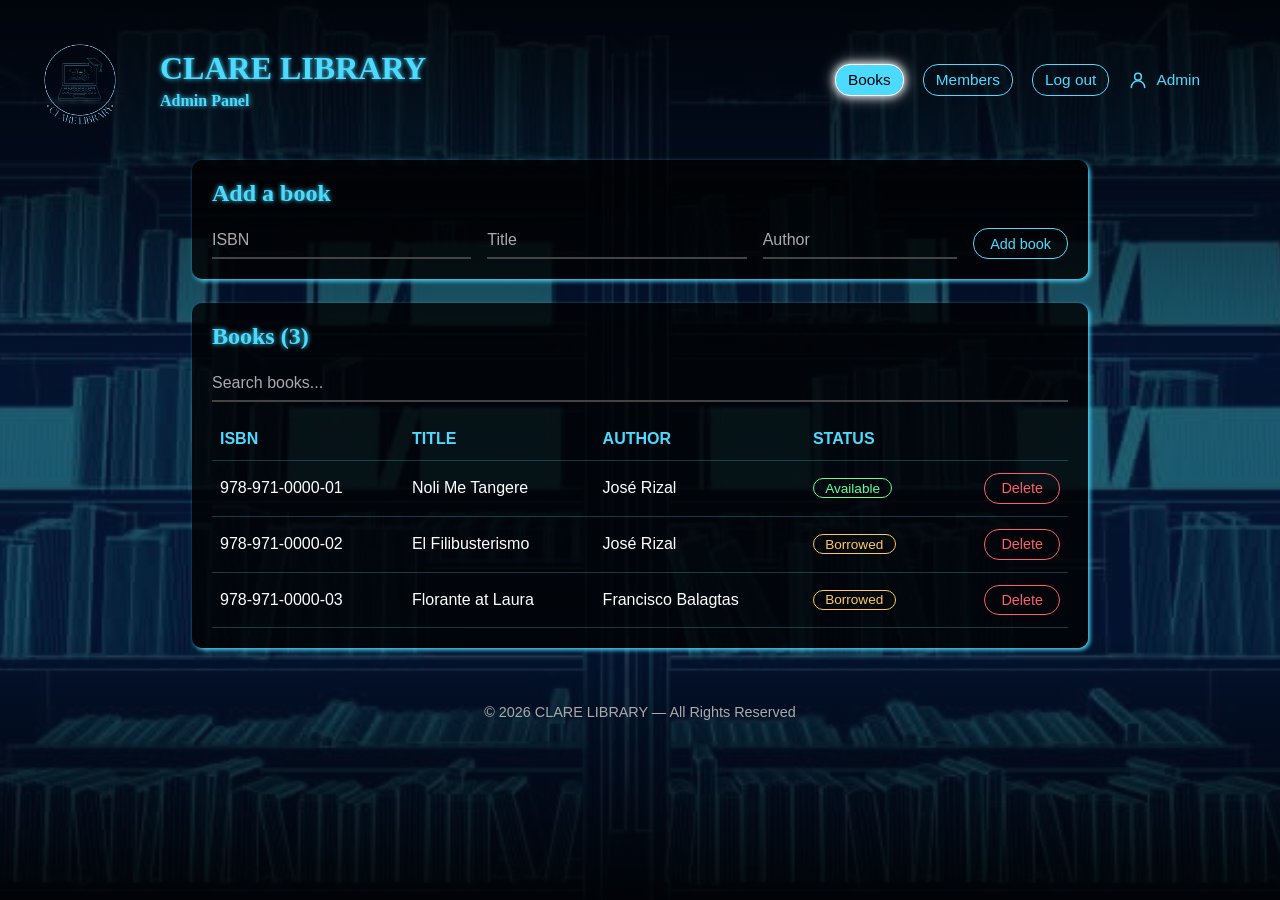
<file: LMS FRONT END/admin.html>
<!DOCTYPE html>
<html lang="en">
<head>
    <meta charset="UTF-8">
    <meta name="viewport" content="width=device-width, initial-scale=1.0">
    <title>CLARE LIBRARY - Admin</title>
    <link rel="stylesheet" href="stylebooks.css">
    <link rel="stylesheet" href="styleadmin.css">
</head>
<body>
    <header>
        <div class="logo">
            <img src="img/clarelibrarylogo-removebg-preview.png" alt="Clare Library Logo">
        </div>
        <div class="header-text">
            <h1>CLARE LIBRARY</h1>
            <h4>Admin Panel</h4>
        </div>
        <div>
            <button class="nav-toggle" aria-label="Open menu" aria-expanded="false" aria-controls="sidebar-nav">☰</button>
            <nav id="sidebar-nav" aria-label="Main Navigation">
                <button class="nav-close" aria-label="Close menu">✕</button>
                <ul>
                    <li><a href="#books">Books</a></li>
                    <li><a href="viewmem.html">Members</a></li>
                    <li><a href="login.html">Log out</a></li>
                    <li class="profile-item">
                        <svg class="profile-icon" viewBox="0 0 24 24" aria-hidden="true">
                            <circle cx="12" cy="8" r="4"></circle>
                            <path d="M4 21a8 8 0 0 1 16 0"></path>
                        </svg>
                        <span id="user-name">Admin</span>
                    </li>
                </ul>
            </nav>
        </div>
    </header>
    <div class="nav-overlay"></div>

    <main class="admin-layout">

        <p class="notice" id="notice" role="status" hidden></p>

        <!-- ADD BOOK -->
        <section class="panel" id="add-book">
            <h2>Add a book</h2>
            <form class="add-form" id="add-book-form">
                <input type="text" name="isbn"   placeholder="ISBN"   aria-label="ISBN"   required>
                <input type="text" name="title"  placeholder="Title"  aria-label="Title"  required>
                <input type="text" name="author" placeholder="Author" aria-label="Author" required>
                <button type="submit">Add book</button>
            </form>
        </section>

        <!-- BOOK LIST -->
        <section class="panel" id="books">
            <h2>Books (<span id="book-count">3</span>)</h2>
            <div class="searchbar">
                <input type="search" data-filter="book-rows" placeholder="Search books..." aria-label="Search books">
            </div>
            <div class="table-wrap">
                <table>
                    <thead>
                        <tr><th>ISBN</th><th>TITLE</th><th>AUTHOR</th><th>STATUS</th><th></th></tr>
                    </thead>
                    <tbody id="book-rows">
                        <tr>
                            <td>978-971-0000-01</td>
                            <td>Noli Me Tangere</td>
                            <td>José Rizal</td>
                            <td><span class="status available">Available</span></td>
                            <td><button type="button" class="danger" data-delete="book">Delete</button></td>
                        </tr>
                        <tr>
                            <td>978-971-0000-02</td>
                            <td>El Filibusterismo</td>
                            <td>José Rizal</td>
                            <td><span class="status borrowed">Borrowed</span></td>
                            <td><button type="button" class="danger" data-delete="book">Delete</button></td>
                        </tr>
                        <tr>
                            <td>978-971-0000-03</td>
                            <td>Florante at Laura</td>
                            <td>Francisco Balagtas</td>
                            <td><span class="status borrowed">Borrowed</span></td>
                            <td><button type="button" class="danger" data-delete="book">Delete</button></td>
                        </tr>
                    </tbody>
                </table>
            </div>
        </section>
    </main>

    <footer>&copy; 2026 CLARE LIBRARY — All Rights Reserved</footer>

    <!-- Sidebar menu (same as books.html) -->
    <script>
        const toggle   = document.querySelector('.nav-toggle');
        const closeBtn = document.querySelector('.nav-close');
        const nav      = document.querySelector('header nav');
        const overlay  = document.querySelector('.nav-overlay');
        const navLinks = nav.querySelectorAll('a');

        function updateActiveLink() {
            const currentHash = window.location.hash || '#books';
            navLinks.forEach(link => {
                const isActive = link.hash === currentHash;
                link.classList.toggle('active', isActive);
                if (isActive) link.setAttribute('aria-current', 'page');
                else link.removeAttribute('aria-current');
            });
        }
        updateActiveLink();
        window.addEventListener('hashchange', updateActiveLink);

        function openMenu() {
            nav.classList.add('open');
            overlay.classList.add('show');
            toggle.setAttribute('aria-expanded', 'true');
            document.body.style.overflow = 'hidden';
        }
        function closeMenu() {
            nav.classList.remove('open');
            overlay.classList.remove('show');
            toggle.setAttribute('aria-expanded', 'false');
            document.body.style.overflow = '';
        }

        toggle.addEventListener('click', openMenu);
        closeBtn.addEventListener('click', closeMenu);
        overlay.addEventListener('click', closeMenu);
        navLinks.forEach(link => link.addEventListener('click', closeMenu));
        document.addEventListener('keydown', e => { if (e.key === 'Escape') closeMenu(); });
        window.addEventListener('resize', () => { if (window.innerWidth > 480) closeMenu(); });
    </script>

    <!-- PREVIEW ONLY: makes the buttons and search work on screen without a back end.
         Nothing is saved; refresh and it resets.
         Delete this whole script once you have your PHP/database. -->
    <script>
        const notice = document.getElementById("notice");

        function say(text) {
            notice.textContent = text;
            notice.hidden = false;
        }

        function updateCounts() {
            document.getElementById("book-count").textContent =
                document.querySelectorAll("#book-rows tr").length;
            document.getElementById("member-count").textContent =
                document.querySelectorAll("#member-rows tr").length;
        }

        // Delete a book or member
        document.addEventListener("click", function (e) {
            const btn = e.target.closest("[data-delete]");
            if (!btn) return;
            const kind = btn.dataset.delete;
            if (!confirm("Delete this " + kind + "?")) return;
            btn.closest("tr").remove();
            updateCounts();
            say(kind === "book" ? "Book deleted." : "Member deleted.");
        });

        // Add a book
        document.getElementById("add-book-form").addEventListener("submit", function (e) {
            e.preventDefault();
            const f = new FormData(e.target);
            const tr = document.createElement("tr");

            ["isbn", "title", "author"].forEach(function (key) {
                const td = document.createElement("td");
                td.textContent = f.get(key);
                tr.appendChild(td);
            });

            const statusTd = document.createElement("td");
            statusTd.innerHTML = '<span class="status available">Available</span>';
            tr.appendChild(statusTd);

            const actionTd = document.createElement("td");
            actionTd.innerHTML = '<button type="button" class="danger" data-delete="book">Delete</button>';
            tr.appendChild(actionTd);

            document.getElementById("book-rows").appendChild(tr);
            e.target.reset();
            updateCounts();
            say("Book added.");
        });

        // Search boxes filter the rows of their table
        document.querySelectorAll("[data-filter]").forEach(function (input) {
            input.addEventListener("input", function () {
                const q = input.value.toLowerCase();
                document.querySelectorAll("#" + input.dataset.filter + " tr").forEach(function (row) {
                    row.hidden = !row.textContent.toLowerCase().includes(q);
                });
            });
        });
    </script>
</body>
</html>
</file>
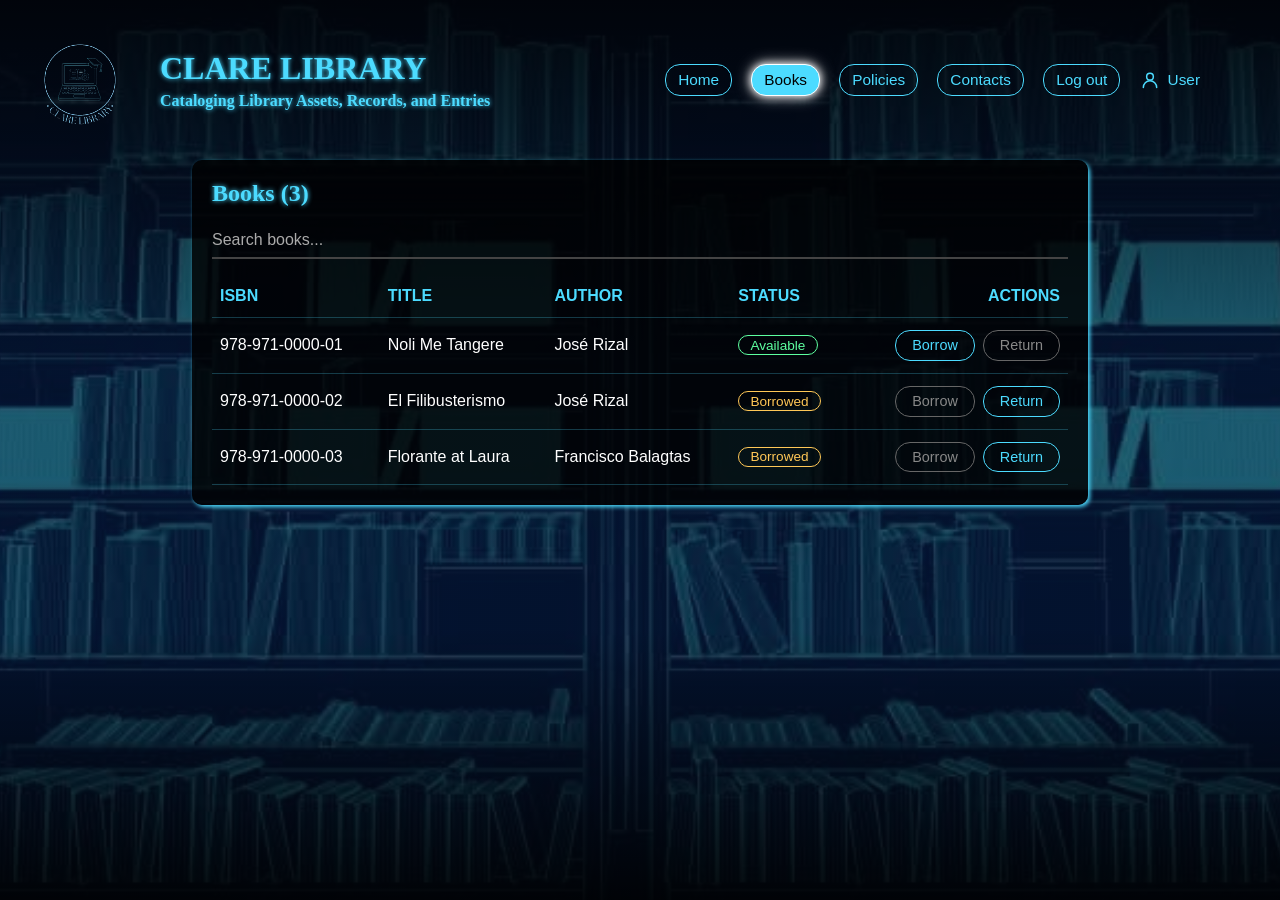
<file: LMS FRONT END/books.html>
<!DOCTYPE html>
<html lang="en">
<head>
    <meta charset="UTF-8">
    <meta name="viewport" content="width=device-width, initial-scale=1.0">
    <title>CLARE LIBRARY</title>
    <link rel="stylesheet" href="stylebooks.css">
    <link rel="stylesheet" href="styleadmin.css">
</head>
<body>
    <header>
    <div class="logo">
        <img src="img/clarelibrarylogo-removebg-preview.png" alt="Clare Library Logo">
    </div>
    <div class="header-text">
        <h1>CLARE LIBRARY</h1>
        <h4>Cataloging Library Assets, Records, and Entries</h4>
    </div>
    <div>
        <button class="nav-toggle" aria-label="Open menu" aria-expanded="false" aria-controls="sidebar-nav">☰</button>
        <nav id="sidebar-nav" aria-label="Main Navigation">
            <button class="nav-close" aria-label="Close menu">✕</button>
            <ul>
                <li><a href="index.html">Home</a></li>
                <li><a href="#books">Books</a></li>
                <li><a href="policies.html">Policies</a></li>
                <li><a href="contacts.html">Contacts</a></li>
                <li><a href="login.html">Log out</a></li>
                                <li class="profile-item">
                    <svg class="profile-icon" viewBox="0 0 24 24" aria-hidden="true">
                        <circle cx="12" cy="8" r="4"></circle>
                        <path d="M4 21a8 8 0 0 1 16 0"></path>
                    </svg>
                    <span id="user-name">User</span>
                </li>
            </ul>
        </nav>
    </div>
</header>
<div class="nav-overlay"></div>

 <main class="admin-layout">
     <p class="notice" id="book-action-notice" role="status" hidden></p>
     <section class="panel" id="books">
            <h2>Books (<span id="book-count">3</span>)</h2>
            <div class="searchbar">
                <input type="search" data-filter="book-rows" placeholder="Search books..." aria-label="Search books">
            </div>
            <div class="table-wrap">
                <table>
                    <thead>
                        <tr><th>ISBN</th><th>TITLE</th><th>AUTHOR</th><th>STATUS</th><th>ACTIONS</th></tr>
                    </thead>
                    <tbody id="book-rows">
                        <tr>
                            <td>978-971-0000-01</td>
                            <td>Noli Me Tangere</td>
                            <td>José Rizal</td>
                            <td><span class="status available">Available</span></td>
                            <td>
                                <div class="book-actions">
                                    <button type="button" data-book-action="borrow">Borrow</button>
                                    <button type="button" data-book-action="return" disabled>Return</button>
                                </div>
                            </td>
                        </tr>
                        <tr>
                            <td>978-971-0000-02</td>
                            <td>El Filibusterismo</td>
                            <td>José Rizal</td>
                            <td><span class="status borrowed">Borrowed</span></td>
                            <td>
                                <div class="book-actions">
                                    <button type="button" data-book-action="borrow" disabled>Borrow</button>
                                    <button type="button" data-book-action="return">Return</button>
                                </div>
                            </td>
                        </tr>
                        <tr>
                            <td>978-971-0000-03</td>
                            <td>Florante at Laura</td>
                            <td>Francisco Balagtas</td>
                            <td><span class="status borrowed">Borrowed</span></td>
                            <td>
                                <div class="book-actions">
                                    <button type="button" data-book-action="borrow" disabled>Borrow</button>
                                    <button type="button" data-book-action="return">Return</button>
                                </div>
                            </td>
                        </tr>
                    </tbody>
                </table>
            </div>
        </section>
 </main>

 <script>
    const toggle  = document.querySelector('.nav-toggle');
    const closeBtn = document.querySelector('.nav-close');
    const nav     = document.querySelector('header nav');
    const overlay = document.querySelector('.nav-overlay');
    const navLinks = nav.querySelectorAll('a');

    function updateActiveLink() {
        const currentHash = window.location.hash || '#books';

        navLinks.forEach(link => {
            const isActive = link.hash === currentHash;
            link.classList.toggle('active', isActive);

            if (isActive) {
                link.setAttribute('aria-current', 'page');
            } else {
                link.removeAttribute('aria-current');
            }
        });
    }

    updateActiveLink();
    window.addEventListener('hashchange', updateActiveLink);

    function openMenu() {
        nav.classList.add('open');
        overlay.classList.add('show');
        toggle.setAttribute('aria-expanded', 'true');
        document.body.style.overflow = 'hidden';   // stop page scrolling behind the menu
    }

    function closeMenu() {
        nav.classList.remove('open');
        overlay.classList.remove('show');
        toggle.setAttribute('aria-expanded', 'false');
        document.body.style.overflow = '';
    }

    toggle.addEventListener('click', openMenu);
    closeBtn.addEventListener('click', closeMenu);
    overlay.addEventListener('click', closeMenu);

    // close when a link is tapped
    navLinks.forEach(link => link.addEventListener('click', closeMenu));

    // close with the Escape key
    document.addEventListener('keydown', e => {
        if (e.key === 'Escape') closeMenu();
    });

    // if the window is resized to desktop size, reset everything
    window.addEventListener('resize', () => {
        if (window.innerWidth > 480) closeMenu();
    });
</script>
<script>
    const bookRows = document.getElementById('book-rows');
    const bookActionNotice = document.getElementById('book-action-notice');

    bookRows.addEventListener('click', function (event) {
        const button = event.target.closest('[data-book-action]');
        if (!button || button.disabled) return;

        const row = button.closest('tr');
        const status = row.querySelector('.status');
        const isBorrowing = button.dataset.bookAction === 'borrow';

        status.textContent = isBorrowing ? 'Borrowed' : 'Available';
        status.classList.toggle('borrowed', isBorrowing);
        status.classList.toggle('available', !isBorrowing);
        row.querySelector('[data-book-action="borrow"]').disabled = isBorrowing;
        row.querySelector('[data-book-action="return"]').disabled = !isBorrowing;

        const title = row.cells[1].textContent;
        bookActionNotice.textContent = isBorrowing
            ? 'You borrowed "' + title + '".'
            : 'You returned "' + title + '". It is available to borrow again.';
        bookActionNotice.hidden = false;
    });
</script>
</file>
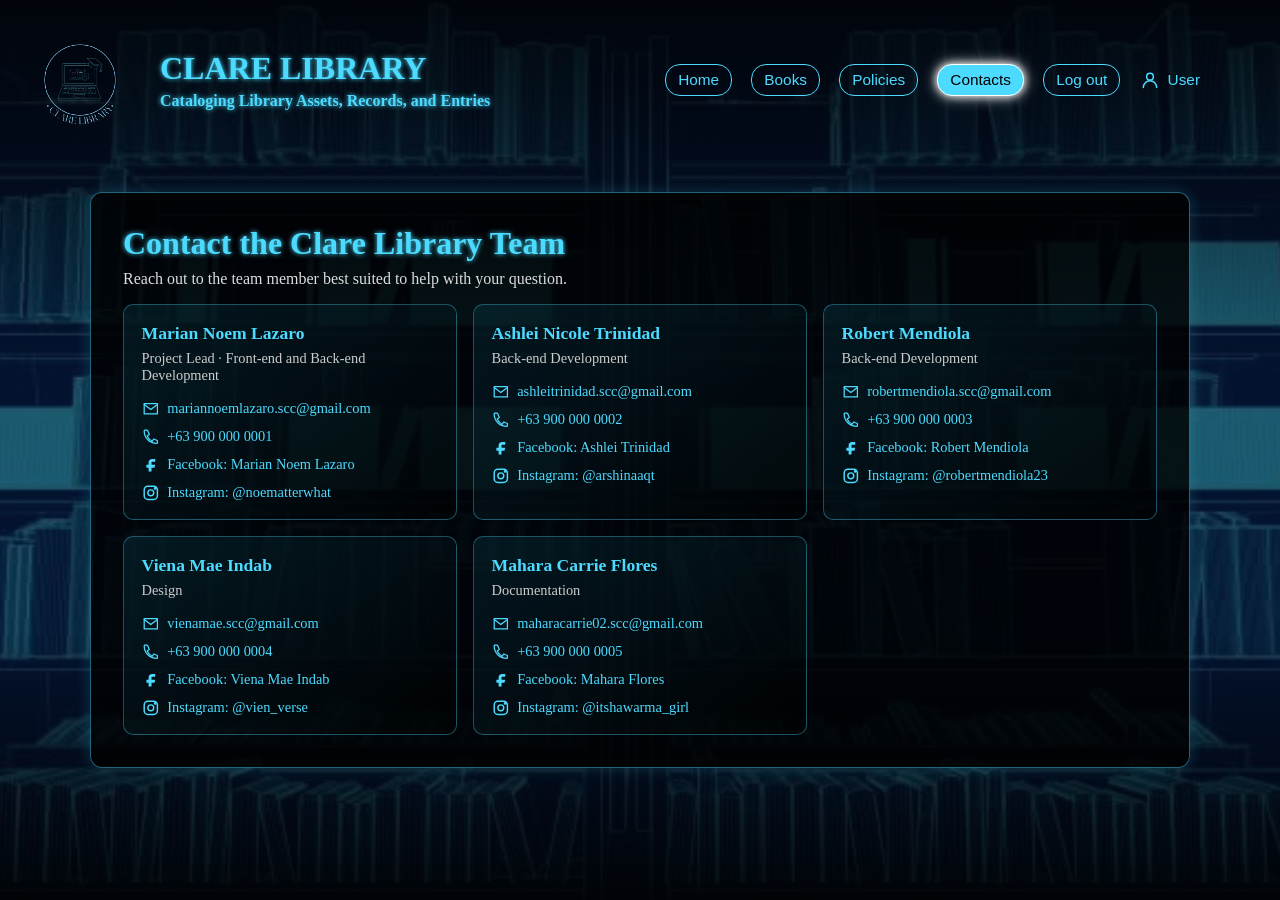
<file: LMS FRONT END/contacts.html>
<!DOCTYPE html>
<html lang="en">
<head>
    <meta charset="UTF-8">
    <meta name="viewport" content="width=device-width, initial-scale=1.0">
    <title>CLARE LIBRARY</title>
    <link rel="stylesheet" href="stylebooks.css">
    <link rel="stylesheet" href="stylecontacts.css">
</head>
<body>
    <header>
    <div class="logo">
        <img src="img/clarelibrarylogo-removebg-preview.png" alt="Clare Library Logo">
    </div>
    <div class="header-text">
        <h1>CLARE LIBRARY</h1>
        <h4>Cataloging Library Assets, Records, and Entries</h4>
    </div>
    <div>
        <button class="nav-toggle" aria-label="Open menu" aria-expanded="false" aria-controls="sidebar-nav">☰</button>
        <nav id="sidebar-nav" aria-label="Main Navigation">
            <button class="nav-close" aria-label="Close menu">✕</button>
            <ul>
                <li><a href="index.html">Home</a></li>
                <li><a href="books.html">Books</a></li>
                <li><a href="policies.html">Policies</a></li>
                <li><a href="#contacts">Contacts</a></li>
                <li><a href="login.html">Log out</a></li>
                                <li class="profile-item">
                    <svg class="profile-icon" viewBox="0 0 24 24" aria-hidden="true">
                        <circle cx="12" cy="8" r="4"></circle>
                        <path d="M4 21a8 8 0 0 1 16 0"></path>
                    </svg>
                    <span id="user-name">User</span>
                </li>
            </ul>
        </nav>
    </div>
</header>
<div class="nav-overlay"></div>

<div class="contacts" id="contacts">
    <section class="contacts-panel" aria-labelledby="contacts-title">
        <h2 id="contacts-title">Contact the Clare Library Team</h2>
        <p class="contacts-intro">Reach out to the team member best suited to help with your question.</p>

        <div class="contact-list">
            <article class="contact-card">
                <h3>Marian Noem Lazaro</h3>
                <p class="contact-role">Project Lead · Front-end and Back-end Development</p>
                <div class="contact-details">
                    <a href="mailto:mariannoemlazaro.scc@gmail.com"><svg class="contact-icon" viewBox="0 0 24 24" aria-hidden="true"><path d="M3 5h18v14H3z"></path><path d="m3 6 9 7 9-7"></path></svg>mariannoemlazaro.scc@gmail.com</a>
                    <a href="tel:+639000000001"><svg class="contact-icon" viewBox="0 0 24 24" aria-hidden="true"><path d="M7 3H4a1 1 0 0 0-1 1c0 9.4 7.6 17 17 17a1 1 0 0 0 1-1v-3l-5-2-2 3a15 15 0 0 1-7-7l3-2-2-5Z"></path></svg>+63 900 000 0001</a>
                    <span class="contact-social"><svg class="contact-icon facebook-icon" viewBox="0 0 24 24" aria-hidden="true"><path d="M14 8h4V4h-4a5 5 0 0 0-5 5v3H6v4h3v5h4v-5h4l1-4h-5V9a1 1 0 0 1 1-1Z"></path></svg>Facebook: Marian Noem Lazaro</span>
                    <span class="contact-social"><svg class="contact-icon instagram-icon" viewBox="0 0 24 24" aria-hidden="true"><rect x="3" y="3" width="18" height="18" rx="5"></rect><circle cx="12" cy="12" r="4"></circle><circle cx="18" cy="6" r="1"></circle></svg>Instagram: @noematterwhat</span>
                </div>
            </article>
            <article class="contact-card">
                <h3>Ashlei Nicole Trinidad</h3>
                <p class="contact-role">Back-end Development</p>
                <div class="contact-details">
                    <a href="mailto:ashleitrinidad.scc@gmail.com"><svg class="contact-icon" viewBox="0 0 24 24" aria-hidden="true"><path d="M3 5h18v14H3z"></path><path d="m3 6 9 7 9-7"></path></svg>ashleitrinidad.scc@gmail.com</a>
                    <a href="tel:+639000000002"><svg class="contact-icon" viewBox="0 0 24 24" aria-hidden="true"><path d="M7 3H4a1 1 0 0 0-1 1c0 9.4 7.6 17 17 17a1 1 0 0 0 1-1v-3l-5-2-2 3a15 15 0 0 1-7-7l3-2-2-5Z"></path></svg>+63 900 000 0002</a>
                    <span class="contact-social"><svg class="contact-icon facebook-icon" viewBox="0 0 24 24" aria-hidden="true"><path d="M14 8h4V4h-4a5 5 0 0 0-5 5v3H6v4h3v5h4v-5h4l1-4h-5V9a1 1 0 0 1 1-1Z"></path></svg>Facebook: Ashlei Trinidad</span>
                    <span class="contact-social"><svg class="contact-icon instagram-icon" viewBox="0 0 24 24" aria-hidden="true"><rect x="3" y="3" width="18" height="18" rx="5"></rect><circle cx="12" cy="12" r="4"></circle><circle cx="18" cy="6" r="1"></circle></svg>Instagram: @arshinaaqt</span>
                </div>
            </article>
            <article class="contact-card">
                <h3>Robert Mendiola</h3>
                <p class="contact-role">Back-end Development</p>
                <div class="contact-details">
                    <a href="mailto:robertmendiola.scc@gmail.com"><svg class="contact-icon" viewBox="0 0 24 24" aria-hidden="true"><path d="M3 5h18v14H3z"></path><path d="m3 6 9 7 9-7"></path></svg>robertmendiola.scc@gmail.com</a>
                    <a href="tel:+639000000003"><svg class="contact-icon" viewBox="0 0 24 24" aria-hidden="true"><path d="M7 3H4a1 1 0 0 0-1 1c0 9.4 7.6 17 17 17a1 1 0 0 0 1-1v-3l-5-2-2 3a15 15 0 0 1-7-7l3-2-2-5Z"></path></svg>+63 900 000 0003</a>
                    <span class="contact-social"><svg class="contact-icon facebook-icon" viewBox="0 0 24 24" aria-hidden="true"><path d="M14 8h4V4h-4a5 5 0 0 0-5 5v3H6v4h3v5h4v-5h4l1-4h-5V9a1 1 0 0 1 1-1Z"></path></svg>Facebook: Robert Mendiola</span>
                    <span class="contact-social"><svg class="contact-icon instagram-icon" viewBox="0 0 24 24" aria-hidden="true"><rect x="3" y="3" width="18" height="18" rx="5"></rect><circle cx="12" cy="12" r="4"></circle><circle cx="18" cy="6" r="1"></circle></svg>Instagram: @robertmendiola23</span>
                </div>
            </article>
            <article class="contact-card">
                <h3>Viena Mae Indab</h3>
                <p class="contact-role">Design</p>
                <div class="contact-details">
                    <a href="mailto:vienamae.scc@gmail.com"><svg class="contact-icon" viewBox="0 0 24 24" aria-hidden="true"><path d="M3 5h18v14H3z"></path><path d="m3 6 9 7 9-7"></path></svg>vienamae.scc@gmail.com</a>
                    <a href="tel:+639000000004"><svg class="contact-icon" viewBox="0 0 24 24" aria-hidden="true"><path d="M7 3H4a1 1 0 0 0-1 1c0 9.4 7.6 17 17 17a1 1 0 0 0 1-1v-3l-5-2-2 3a15 15 0 0 1-7-7l3-2-2-5Z"></path></svg>+63 900 000 0004</a>
                    <span class="contact-social"><svg class="contact-icon facebook-icon" viewBox="0 0 24 24" aria-hidden="true"><path d="M14 8h4V4h-4a5 5 0 0 0-5 5v3H6v4h3v5h4v-5h4l1-4h-5V9a1 1 0 0 1 1-1Z"></path></svg>Facebook: Viena Mae Indab</span>
                    <span class="contact-social"><svg class="contact-icon instagram-icon" viewBox="0 0 24 24" aria-hidden="true"><rect x="3" y="3" width="18" height="18" rx="5"></rect><circle cx="12" cy="12" r="4"></circle><circle cx="18" cy="6" r="1"></circle></svg>Instagram: @vien_verse</span>
                </div>
            </article>
            <article class="contact-card">
                <h3>Mahara Carrie Flores</h3>
                <p class="contact-role">Documentation</p>
                <div class="contact-details">
                    <a href="mailto:maharacarrie02.scc@gmail.com"><svg class="contact-icon" viewBox="0 0 24 24" aria-hidden="true"><path d="M3 5h18v14H3z"></path><path d="m3 6 9 7 9-7"></path></svg>maharacarrie02.scc@gmail.com</a>
                    <a href="tel:+639000000005"><svg class="contact-icon" viewBox="0 0 24 24" aria-hidden="true"><path d="M7 3H4a1 1 0 0 0-1 1c0 9.4 7.6 17 17 17a1 1 0 0 0 1-1v-3l-5-2-2 3a15 15 0 0 1-7-7l3-2-2-5Z"></path></svg>+63 900 000 0005</a>
                    <span class="contact-social"><svg class="contact-icon facebook-icon" viewBox="0 0 24 24" aria-hidden="true"><path d="M14 8h4V4h-4a5 5 0 0 0-5 5v3H6v4h3v5h4v-5h4l1-4h-5V9a1 1 0 0 1 1-1Z"></path></svg>Facebook: Mahara Flores</span>
                    <span class="contact-social"><svg class="contact-icon instagram-icon" viewBox="0 0 24 24" aria-hidden="true"><rect x="3" y="3" width="18" height="18" rx="5"></rect><circle cx="12" cy="12" r="4"></circle><circle cx="18" cy="6" r="1"></circle></svg>Instagram: @itshawarma_girl</span>
                </div>
            </article>
        </div>
    </section>
</div>

   <script>
    const toggle  = document.querySelector('.nav-toggle');
    const closeBtn = document.querySelector('.nav-close');
    const nav     = document.querySelector('header nav');
    const overlay = document.querySelector('.nav-overlay');
    const navLinks = nav.querySelectorAll('a');

    function updateActiveLink() {
        const currentHash = window.location.hash || '#contacts';

        navLinks.forEach(link => {
            const isActive = link.hash === currentHash;
            link.classList.toggle('active', isActive);

            if (isActive) {
                link.setAttribute('aria-current', 'page');
            } else {
                link.removeAttribute('aria-current');
            }
        });
    }

    updateActiveLink();
    window.addEventListener('hashchange', updateActiveLink);

    function openMenu() {
        nav.classList.add('open');
        overlay.classList.add('show');
        toggle.setAttribute('aria-expanded', 'true');
        document.body.style.overflow = 'hidden';   // stop page scrolling behind the menu
    }

    function closeMenu() {
        nav.classList.remove('open');
        overlay.classList.remove('show');
        toggle.setAttribute('aria-expanded', 'false');
        document.body.style.overflow = '';
    }

    toggle.addEventListener('click', openMenu);
    closeBtn.addEventListener('click', closeMenu);
    overlay.addEventListener('click', closeMenu);

    // close when a link is tapped
    navLinks.forEach(link => link.addEventListener('click', closeMenu));

    // close with the Escape key
    document.addEventListener('keydown', e => {
        if (e.key === 'Escape') closeMenu();
    });

    // if the window is resized to desktop size, reset everything
    window.addEventListener('resize', () => {
        if (window.innerWidth > 480) closeMenu();
    });
    </script>
</body>
</html>
</file>
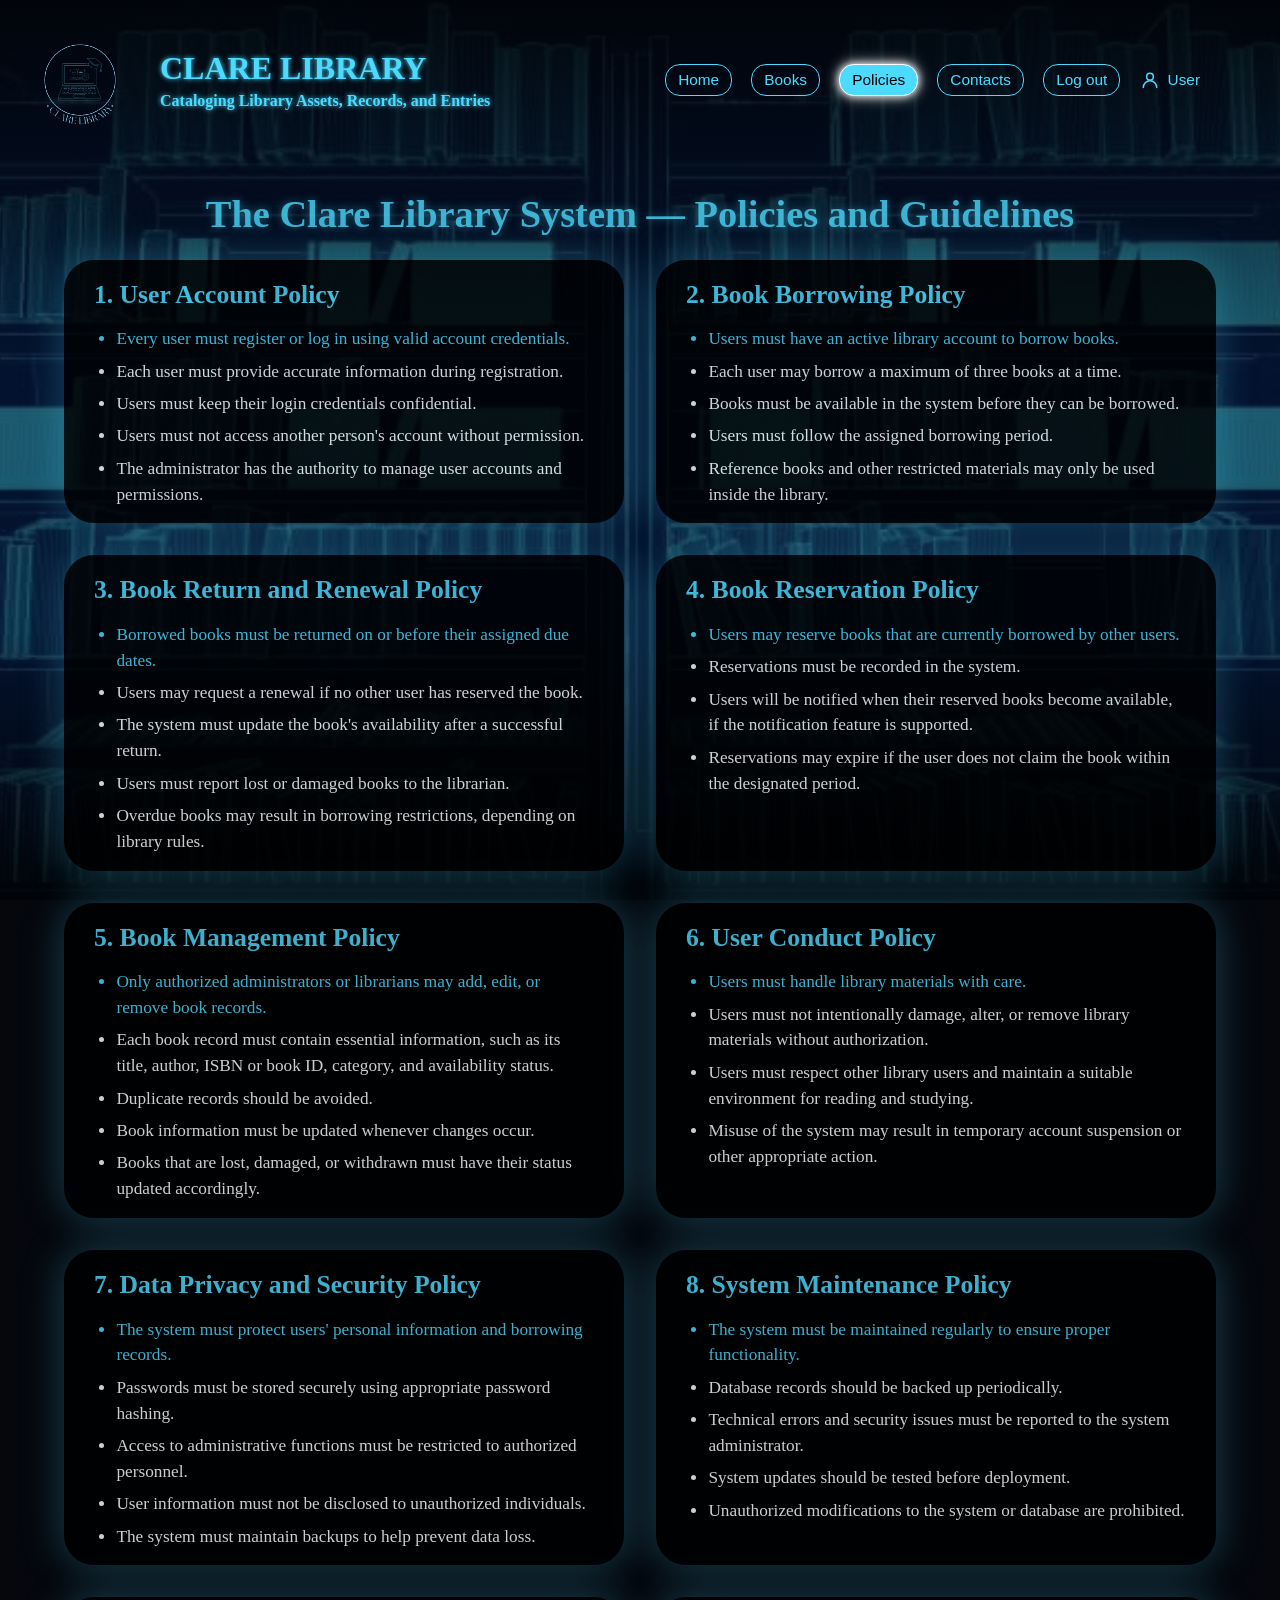
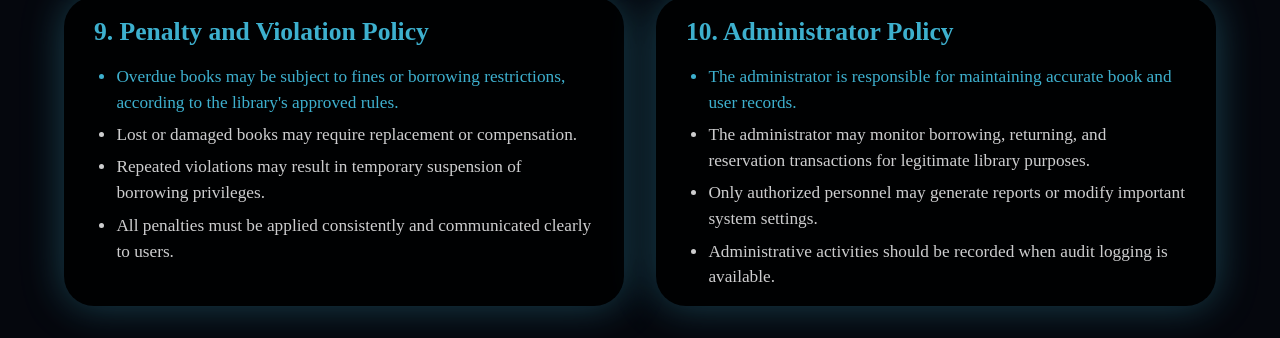
<file: LMS FRONT END/policies.html>
<!DOCTYPE html>
<html lang="en">
<head>
    <meta charset="UTF-8">
    <meta name="viewport" content="width=device-width, initial-scale=1.0">
    <title>CLARE LIBRARY</title>
    <link rel="stylesheet" href="stylepolicies.css">
</head>
<body>
    <header>
    <div class="logo">
        <img src="img/clarelibrarylogo-removebg-preview.png" alt="Clare Library Logo">
    </div>
    <div class="header-text">
        <h1>CLARE LIBRARY</h1>
        <h4>Cataloging Library Assets, Records, and Entries</h4>
    </div>
    <div>
        <button class="nav-toggle" aria-label="Open menu" aria-expanded="false" aria-controls="sidebar-nav">☰</button>
        <nav id="sidebar-nav" aria-label="Main Navigation">
            <button class="nav-close" aria-label="Close menu">✕</button>
            <ul>
                <li><a href="index.html">Home</a></li>
                <li><a href="books.html">Books</a></li>
                <li><a href="#policies">Policies</a></li>
                <li><a href="contacts.html">Contacts</a></li>
                <li><a href="login.html">Log out</a></li>
                <li class="profile-item">
                    <svg class="profile-icon" viewBox="0 0 24 24" aria-hidden="true">
                        <circle cx="12" cy="8" r="4"></circle>
                        <path d="M4 21a8 8 0 0 1 16 0"></path>
                    </svg>
                    <span id="user-name">User</span>
                </li>
            </ul>
        </nav>
    </div>
</header>
<div class="nav-overlay"></div>

<div class="policies" id="policies" aria-labelledby="policies-title">
    <h2 id="policies-title">The Clare Library System — Policies and Guidelines</h2>
    <div class="policy-grid">
        <section class="policy-card">
            <h3>1. User Account Policy</h3>
            <ul>
                <li>Every user must register or log in using valid account credentials.</li>
                <li>Each user must provide accurate information during registration.</li>
                <li>Users must keep their login credentials confidential.</li>
                <li>Users must not access another person's account without permission.</li>
                <li>The administrator has the authority to manage user accounts and permissions.</li>
            </ul>
        </section>

        <section class="policy-card">
            <h3>2. Book Borrowing Policy</h3>
            <ul>
                <li>Users must have an active library account to borrow books.</li>
                <li>Each user may borrow a maximum of three books at a time.</li>
                <li>Books must be available in the system before they can be borrowed.</li>
                <li>Users must follow the assigned borrowing period.</li>
                <li>Reference books and other restricted materials may only be used inside the library.</li>
            </ul>
        </section>

        <section class="policy-card">
            <h3>3. Book Return and Renewal Policy</h3>
            <ul>
                <li>Borrowed books must be returned on or before their assigned due dates.</li>
                <li>Users may request a renewal if no other user has reserved the book.</li>
                <li>The system must update the book's availability after a successful return.</li>
                <li>Users must report lost or damaged books to the librarian.</li>
                <li>Overdue books may result in borrowing restrictions, depending on library rules.</li>
            </ul>
        </section>

        <section class="policy-card">
            <h3>4. Book Reservation Policy</h3>
            <ul>
                <li>Users may reserve books that are currently borrowed by other users.</li>
                <li>Reservations must be recorded in the system.</li>
                <li>Users will be notified when their reserved books become available, if the notification feature is supported.</li>
                <li>Reservations may expire if the user does not claim the book within the designated period.</li>
            </ul>
        </section>

        <section class="policy-card">
            <h3>5. Book Management Policy</h3>
            <ul>
                <li>Only authorized administrators or librarians may add, edit, or remove book records.</li>
                <li>Each book record must contain essential information, such as its title, author, ISBN or book ID, category, and availability status.</li>
                <li>Duplicate records should be avoided.</li>
                <li>Book information must be updated whenever changes occur.</li>
                <li>Books that are lost, damaged, or withdrawn must have their status updated accordingly.</li>
            </ul>
        </section>

        <section class="policy-card">
            <h3>6. User Conduct Policy</h3>
            <ul>
                <li>Users must handle library materials with care.</li>
                <li>Users must not intentionally damage, alter, or remove library materials without authorization.</li>
                <li>Users must respect other library users and maintain a suitable environment for reading and studying.</li>
                <li>Misuse of the system may result in temporary account suspension or other appropriate action.</li>
            </ul>
        </section>

        <section class="policy-card">
            <h3>7. Data Privacy and Security Policy</h3>
            <ul>
                <li>The system must protect users' personal information and borrowing records.</li>
                <li>Passwords must be stored securely using appropriate password hashing.</li>
                <li>Access to administrative functions must be restricted to authorized personnel.</li>
                <li>User information must not be disclosed to unauthorized individuals.</li>
                <li>The system must maintain backups to help prevent data loss.</li>
            </ul>
        </section>

        <section class="policy-card">
            <h3>8. System Maintenance Policy</h3>
            <ul>
                <li>The system must be maintained regularly to ensure proper functionality.</li>
                <li>Database records should be backed up periodically.</li>
                <li>Technical errors and security issues must be reported to the system administrator.</li>
                <li>System updates should be tested before deployment.</li>
                <li>Unauthorized modifications to the system or database are prohibited.</li>
            </ul>
        </section>

        <section class="policy-card">
            <h3>9. Penalty and Violation Policy</h3>
            <ul>
                <li>Overdue books may be subject to fines or borrowing restrictions, according to the library's approved rules.</li>
                <li>Lost or damaged books may require replacement or compensation.</li>
                <li>Repeated violations may result in temporary suspension of borrowing privileges.</li>
                <li>All penalties must be applied consistently and communicated clearly to users.</li>
            </ul>
        </section>

        <section class="policy-card">
            <h3>10. Administrator Policy</h3>
            <ul>
                <li>The administrator is responsible for maintaining accurate book and user records.</li>
                <li>The administrator may monitor borrowing, returning, and reservation transactions for legitimate library purposes.</li>
                <li>Only authorized personnel may generate reports or modify important system settings.</li>
                <li>Administrative activities should be recorded when audit logging is available.</li>
            </ul>
        </section>
    </div>
</div>

  <script>
    const toggle  = document.querySelector('.nav-toggle');
    const closeBtn = document.querySelector('.nav-close');
    const nav     = document.querySelector('header nav');
    const overlay = document.querySelector('.nav-overlay');
    const navLinks = nav.querySelectorAll('a');

    function updateActiveLink() {
        const currentHash = window.location.hash || '#policies';

        navLinks.forEach(link => {
            const isActive = link.hash === currentHash;
            link.classList.toggle('active', isActive);

            if (isActive) {
                link.setAttribute('aria-current', 'page');
            } else {
                link.removeAttribute('aria-current');
            }
        });
    }

    updateActiveLink();
    window.addEventListener('hashchange', updateActiveLink);

    function openMenu() {
        nav.classList.add('open');
        overlay.classList.add('show');
        toggle.setAttribute('aria-expanded', 'true');
        document.body.style.overflow = 'hidden';   // stop page scrolling behind the menu
    }

    function closeMenu() {
        nav.classList.remove('open');
        overlay.classList.remove('show');
        toggle.setAttribute('aria-expanded', 'false');
        document.body.style.overflow = '';
    }

    toggle.addEventListener('click', openMenu);
    closeBtn.addEventListener('click', closeMenu);
    overlay.addEventListener('click', closeMenu);

    // close when a link is tapped
    navLinks.forEach(link => link.addEventListener('click', closeMenu));

    // close with the Escape key
    document.addEventListener('keydown', e => {
        if (e.key === 'Escape') closeMenu();
    });

    // if the window is resized to desktop size, reset everything
    window.addEventListener('resize', () => {
        if (window.innerWidth > 480) closeMenu();
    });
</script>
</file>
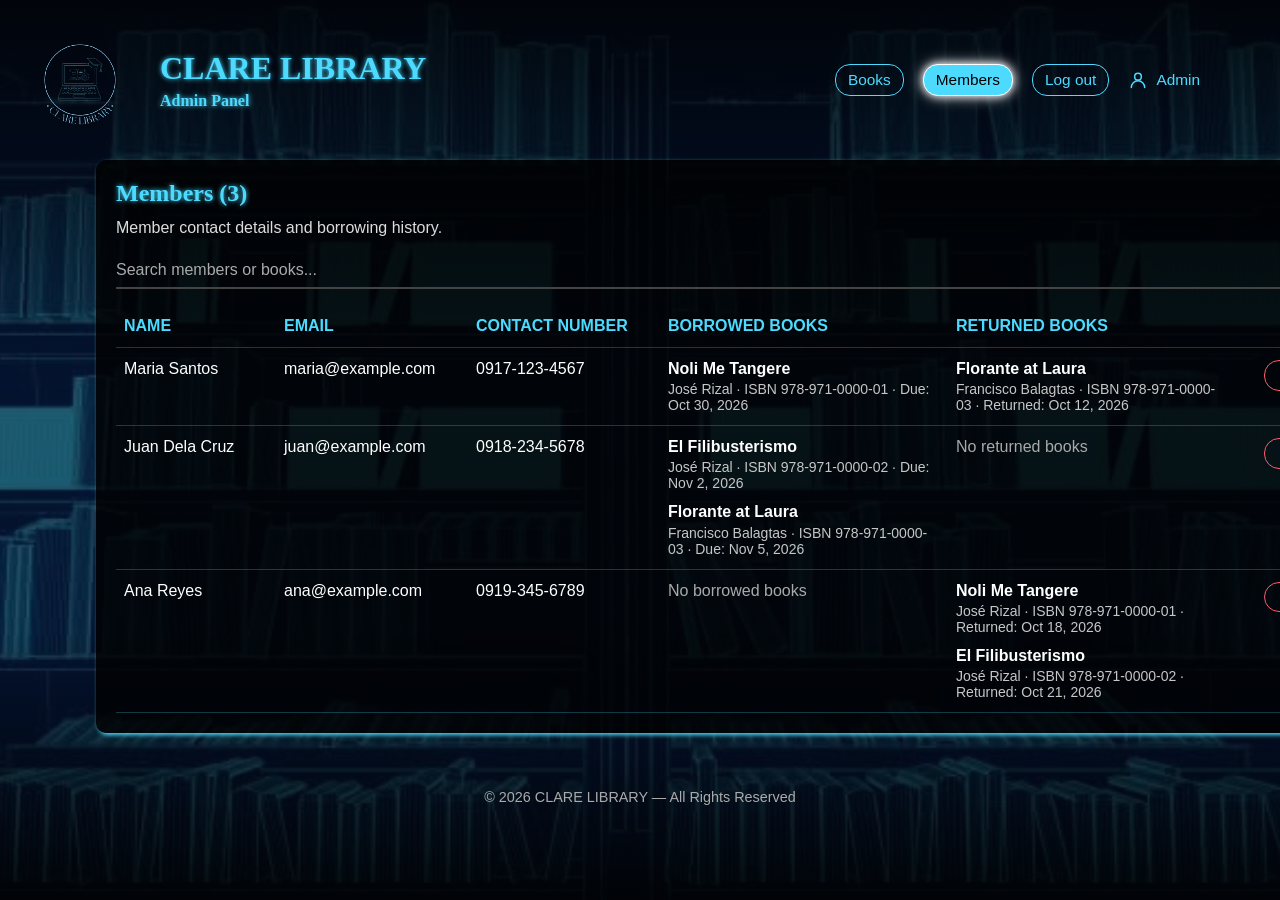
<file: LMS FRONT END/viewmem.html>
<!DOCTYPE html>
<html lang="en">
<head>
    <meta charset="UTF-8">
    <meta name="viewport" content="width=device-width, initial-scale=1.0">
    <title>CLARE LIBRARY - Members</title>
    <link rel="stylesheet" href="stylebooks.css">
    <link rel="stylesheet" href="styleadmin.css">
</head>
<body>
    <header>
        <div class="logo">
            <img src="img/clarelibrarylogo-removebg-preview.png" alt="Clare Library Logo">
        </div>
        <div class="header-text">
            <h1>CLARE LIBRARY</h1>
            <h4>Admin Panel</h4>
        </div>
        <div>
            <button class="nav-toggle" aria-label="Open menu" aria-expanded="false" aria-controls="sidebar-nav">☰</button>
            <nav id="sidebar-nav" aria-label="Main Navigation">
                <button class="nav-close" aria-label="Close menu">✕</button>
                <ul>
                    <li><a href="admin.html">Books</a></li>
                    <li><a href="#members" aria-current="page">Members</a></li>
                    <li><a href="login.html">Log out</a></li>
                    <li class="profile-item">
                        <svg class="profile-icon" viewBox="0 0 24 24" aria-hidden="true">
                            <circle cx="12" cy="8" r="4"></circle>
                            <path d="M4 21a8 8 0 0 1 16 0"></path>
                        </svg>
                        <span id="user-name">Admin</span>
                    </li>
                </ul>
            </nav>
        </div>
    </header>
    <div class="nav-overlay"></div>

    <main class="admin-layout members-layout">
        <p class="notice" id="notice" role="status" hidden></p>

        <section class="panel" id="members">
            <h2>Members (<span id="member-count">3</span>)</h2>
            <p class="member-list-description">Member contact details and borrowing history.</p>
            <div class="searchbar">
                <input type="search" id="member-search" placeholder="Search members or books..." aria-label="Search members or books">
            </div>
            <div class="table-wrap">
                <table class="member-table">
                    <thead>
                        <tr>
                            <th scope="col">NAME</th>
                            <th scope="col">EMAIL</th>
                            <th scope="col">CONTACT NUMBER</th>
                            <th scope="col">BORROWED BOOKS</th>
                            <th scope="col">RETURNED BOOKS</th>
                            <th scope="col"><span class="visually-hidden">ACTIONS</span></th>
                        </tr>
                    </thead>
                    <tbody id="member-rows">
                        <tr>
                            <td>Maria Santos</td>
                            <td>maria@example.com</td>
                            <td>0917-123-4567</td>
                            <td>
                                <ul class="book-history">
                                    <li><strong>Noli Me Tangere</strong><span>José Rizal · ISBN 978-971-0000-01 · Due: Oct 30, 2026</span></li>
                                </ul>
                            </td>
                            <td>
                                <ul class="book-history">
                                    <li><strong>Florante at Laura</strong><span>Francisco Balagtas · ISBN 978-971-0000-03 · Returned: Oct 12, 2026</span></li>
                                </ul>
                            </td>
                            <td><button type="button" class="danger" data-delete="member">Delete</button></td>
                        </tr>
                        <tr>
                            <td>Juan Dela Cruz</td>
                            <td>juan@example.com</td>
                            <td>0918-234-5678</td>
                            <td>
                                <ul class="book-history">
                                    <li><strong>El Filibusterismo</strong><span>José Rizal · ISBN 978-971-0000-02 · Due: Nov 2, 2026</span></li>
                                    <li><strong>Florante at Laura</strong><span>Francisco Balagtas · ISBN 978-971-0000-03 · Due: Nov 5, 2026</span></li>
                                </ul>
                            </td>
                            <td><p class="empty">No returned books</p></td>
                            <td><button type="button" class="danger" data-delete="member">Delete</button></td>
                        </tr>
                        <tr>
                            <td>Ana Reyes</td>
                            <td>ana@example.com</td>
                            <td>0919-345-6789</td>
                            <td><p class="empty">No borrowed books</p></td>
                            <td>
                                <ul class="book-history">
                                    <li><strong>Noli Me Tangere</strong><span>José Rizal · ISBN 978-971-0000-01 · Returned: Oct 18, 2026</span></li>
                                    <li><strong>El Filibusterismo</strong><span>José Rizal · ISBN 978-971-0000-02 · Returned: Oct 21, 2026</span></li>
                                </ul>
                            </td>
                            <td><button type="button" class="danger" data-delete="member">Delete</button></td>
                        </tr>
                    </tbody>
                </table>
            </div>
            <p class="empty member-no-results" id="member-no-results" hidden>No members match your search.</p>
        </section>
    </main>

    <footer>&copy; 2026 CLARE LIBRARY — All Rights Reserved</footer>

    <script>
        const toggle   = document.querySelector('.nav-toggle');
        const closeBtn = document.querySelector('.nav-close');
        const nav      = document.querySelector('header nav');
        const overlay  = document.querySelector('.nav-overlay');
        const navLinks = nav.querySelectorAll('a');

        function updateActiveLink() {
            const currentHash = window.location.hash || '#members';
            navLinks.forEach(link => {
                const isActive = link.hash === currentHash;
                link.classList.toggle('active', isActive);
                if (isActive) link.setAttribute('aria-current', 'page');
                else link.removeAttribute('aria-current');
            });
        }
        updateActiveLink();
        window.addEventListener('hashchange', updateActiveLink);

        function openMenu() {
            nav.classList.add('open');
            overlay.classList.add('show');
            toggle.setAttribute('aria-expanded', 'true');
            document.body.style.overflow = 'hidden';
        }
        function closeMenu() {
            nav.classList.remove('open');
            overlay.classList.remove('show');
            toggle.setAttribute('aria-expanded', 'false');
            document.body.style.overflow = '';
        }

        toggle.addEventListener('click', openMenu);
        closeBtn.addEventListener('click', closeMenu);
        overlay.addEventListener('click', closeMenu);
        navLinks.forEach(link => link.addEventListener('click', closeMenu));
        document.addEventListener('keydown', e => { if (e.key === 'Escape') closeMenu(); });
        window.addEventListener('resize', () => { if (window.innerWidth > 480) closeMenu(); });
    </script>


    <script>
        const memberRows = document.getElementById('member-rows');
        const memberCount = document.getElementById('member-count');
        const notice = document.getElementById('notice');
        const noResults = document.getElementById('member-no-results');
        const search = document.getElementById('member-search');

        function updateMemberCount() {
            memberCount.textContent = memberRows.querySelectorAll('tr').length;
        }

        function filterMembers() {
            const query = search.value.trim().toLocaleLowerCase();
            const rows = Array.from(memberRows.querySelectorAll('tr'));
            let visibleCount = 0;

            rows.forEach(row => {
                const matches = row.textContent.toLocaleLowerCase().includes(query);
                row.hidden = !matches;
                if (matches) visibleCount += 1;
            });
            noResults.hidden = visibleCount > 0;
        }

        search.addEventListener('input', filterMembers);
        document.addEventListener('click', function (event) {
            const button = event.target.closest('[data-delete="member"]');
            if (!button || !window.confirm('Delete this member?')) return;

            button.closest('tr').remove();
            updateMemberCount();
            filterMembers();
            notice.textContent = 'Member deleted.';
            notice.hidden = false;
        });
    </script>
</body>
</html>
</file>
<file: LMS FRONT END/stylebooks.css>
html,
body {
    margin: 0;
    min-height: 100vh;
    color: #fff;
    background-color: #05070d;
    background-image:
        linear-gradient(to bottom,
            rgba(0, 0, 0, 0.85) 0%,
            rgba(0, 0, 0, 0.35) 40%,
            rgba(0, 0, 0, 0.35) 70%,
            rgba(0, 0, 0, 0.9) 100%),
        linear-gradient(rgba(10, 60, 75, 0.45), rgba(10, 60, 75, 0.45)),
        url('img/librarybackground.jpg');
    background-size: cover;
    background-position: center;
    background-repeat: no-repeat;
    background-attachment: fixed;
    overflow-x: hidden;
}

img {
    max-width: 100%;
}

.logo {
    display: flex;
    align-items: center;
}

.logo img {
    display: block;
    width: clamp(5rem, 10vw, 10rem);
    height: clamp(5rem, 10vw, 10rem);
    object-fit: contain;
}

header {
    display: flex;
    align-items: center;
    gap: 1rem;
    line-height: normal;
}

.header-text h1{
    font-size: clamp(1.2rem, 2.5vw, 2rem);
    margin: 0;
    font-family: 'Times New Roman', Times, serif;
    text-shadow: 0 0 5px #4CDBFF;
    color: #4CDBFF;
}
.header-text h4 {
    margin: 0;
    margin-top: 0.35rem;
    font-family:'Times New Roman', Times, serif;
    font-size: clamp(0.75rem, 1.4vw, 1rem);
    text-shadow: 0 0 5px #4CDBFF;
    color:#4CDBFF;
}

header {
    display: flex;
    align-items: center;
    gap: 1rem;
    line-height: normal;
}

header {
    display: flex;
    align-items: center;
    flex-wrap: wrap;
    gap: 1rem;
    line-height: normal;
    padding: 1rem;
    box-sizing: border-box;
}

header > div:last-child {
    margin-left: auto;
    margin-right: clamp(1rem, 5vw, 100px);
}

header nav ul {
    display: flex;
    align-items: center;
    flex-wrap: wrap;
    gap: clamp(0.5rem, 1.5vw, 1.25rem);
    margin: 0;
    padding: 0;
}

header nav li {
    list-style: none;
}

header nav a {
    display: inline-block;
    padding: 0.4rem 0.75rem;
    font-size: clamp(0.8rem, 1.2vw, 1rem);
    color: #4CDBFF;
    font-family: 'Poppins', sans-serif;
    text-decoration: none;
    border: 1px solid #4CDBFF;
    border-radius: 15px;
    transition: border-color 0.2s, background-color 0.2s, color 0.2s, box-shadow 0.2s;
    
}

header nav a:hover,
header nav a.active {
    background-color: #4CDBFF;
    border: 1px solid #fff;
    color: #000;
    box-shadow: 0 0 8px #fff, 0 0 16px rgba(255, 255, 255, 0.7);
}

/* Hamburger button: hidden on larger screens */
.nav-toggle {
    display: none;
    background: none;
    border: 1px solid #4CDBFF;
    border-radius: 10px;
    color: #4CDBFF;
    font-size: 1.5rem;
    line-height: 1;
    padding: 0.3rem 0.7rem;
    cursor: pointer;
}

/* Tablets: nav drops under the logo/title */
@media (max-width: 850px) {
    header > div:last-child {
        flex-basis: 100%;
        margin: 0;
    }

    header nav ul {
        justify-content: center;
    }
}

/* Phones: collapse into the hamburger menu */
@media (max-width: 480px) {
    header {
        justify-content: center;
        text-align: center;
    }

    header > div:last-child {
        display: flex;
        flex-wrap: wrap;
        justify-content: space-between;
        align-items: center;
    }

    .nav-toggle {
        display: block;
        margin: 0 auto;
    }

    header nav {
        display: none;
        width: 100%;
        margin-top: 0.75rem;
    }

    header nav.open {
        display: block;
    }

    header nav ul {
        flex-direction: column;
        width: 100%;
    }

    header nav li {
        width: 100%;
    }

    header nav a {
        display: block;
        text-align: center;
        padding: 0.6rem 0.75rem;
    }
}

.nav-close,
.nav-overlay {
    display: none;
}

.header-text h1,
.header-text h4 {
    margin: 0;
    font-family:'Times New Roman', Times, serif;
    text-shadow: 0 0 5px #4CDBFF;
    color:#4CDBFF;
}

.header-text h4 {
    margin-top: 0.35rem;
}

/* Laptops / small desktops */
@media (max-width: 1100px) {
    .login-layout {
        padding: 0 2rem;
        gap: 1.5rem;
    }
}

/* Tablets: stack the welcome text above the card */
@media (max-width: 850px) {
    .login-layout {
        flex-direction: column;
        justify-content: center;
        align-items: center;
        text-align: center;
        padding: 2rem 1.5rem;
        min-height: auto;
    }

    .welcome-subtitle {
        margin-left: 0;
    }

    .login-container {
        width: 100%;
        max-width: 26rem;
        min-height: auto;
        border-radius: 3rem;
    }
}

/* Phones */
@media (max-width: 480px) {
    header {
        justify-content: center;
        text-align: center;
    }

    /* Hamburger button */
    .nav-toggle {
        display: block;
        margin: 0 auto;
    }

    /* Sliding side panel */
    header nav {
        position: fixed;
        top: 0;
        right: 0;
        height: 100vh;
        height: 100dvh;
        width: min(75vw, 18rem);
        box-sizing: border-box;
        padding: 4.5rem 1.5rem 1.5rem;
        background-color: #000;
        box-shadow: -4px 0 30px rgba(76, 219, 255, 0.35);
        z-index: 1000;
        overflow-y: auto;

        /* hidden off-screen to the right */
        transform: translateX(100%);
        visibility: hidden;
        transition: transform 0.3s ease, visibility 0.3s;
    }

    header nav.open {
        transform: translateX(0);
        visibility: visible;
    }

    header nav ul {
        flex-direction: column;
        align-items: stretch;
        width: 100%;
        gap: 0.75rem;
    }

    header nav li {
        width: 100%;
    }

    header nav a {
        display: block;
        text-align: center;
        padding: 0.7rem 0.75rem;
        font-size: 1rem;
    }

    /* Close button inside the panel */
    .nav-close {
        display: block;
        position: absolute;
        top: 1rem;
        right: 1rem;
        background: none;
        border: 1px solid #4CDBFF;
        border-radius: 10px;
        color: #4CDBFF;
        font-size: 1.25rem;
        line-height: 1;
        padding: 0.3rem 0.65rem;
        cursor: pointer;
    }

    /* Dark backdrop behind the panel */
    .nav-overlay {
        display: block;
        position: fixed;
        inset: 0;
        background: rgba(0, 0, 0, 0.6);
        opacity: 0;
        pointer-events: none;
        transition: opacity 0.3s ease;
        z-index: 999;
    }

    .nav-overlay.show {
        opacity: 1;
        pointer-events: auto;
    }
}

.books {
    width: 70%;
    margin: 0 auto;
    padding: 20px;
    background-color: #000000;
    border-radius: 10px;
    box-shadow: 2px 2px 4px #4CDBFF;
    text-align: center;
    font-family: 'Poppins', sans-serif;
    font-size:20px;
    opacity: 0.8;
    color:#4CDBFF;
}

.books th {
    padding: 10px 100px;
    text-align: center;
}

.books table {
    margin: 0 auto;
}

.searchbar {
    width: calc(70% + 40px);
    margin: 0 auto 16px;
    text-align: left;
}

.searchbar input {
    width: 100%;
    padding: 0.5rem 0;
    box-sizing: border-box;
    background: transparent;
    border: none;
    border-bottom: 2px solid #444;
    outline: none;
    color: #fff;
    font: 1.15rem 'Poppins', sans-serif;
    transition: border-color 0.2s;
}

.searchbar input::placeholder {
    color: #aaa;
}

.searchbar input:focus {
    border-bottom-color: #4CDBFF;
}

header nav .profile-item {
    display: flex;
    align-items: center;
    gap: 0.5rem;
    color: #4CDBFF;
    font-family: 'Poppins', sans-serif;
    font-size: clamp(0.8rem, 1.2vw, 1rem);
    white-space: nowrap;
}

.profile-icon {
    width: 1.25rem;
    height: 1.25rem;
    fill: none;
    stroke: currentColor;
    stroke-linecap: round;
    stroke-linejoin: round;
    stroke-width: 1.8;
}
</file>
<file: LMS FRONT END/styleadmin.css>
/* admin.css
   Load AFTER stylebooks.css. It reuses the page background, header, logo,
   sidebar menu and fonts from there, and only adds what the admin page needs. */

body {
    font-family: 'Poppins', sans-serif;
}

.admin-layout {
    width: 70%;
    margin: 0 auto 2rem;
    display: grid;
    gap: 1.5rem;
}

.members-layout {
    width: 85%;
}

/* Same look as .books on the user page */
.panel {
    padding: 20px;
    background-color: rgba(0, 0, 0, 0.8);
    border-radius: 10px;
    box-shadow: 2px 2px 4px #4CDBFF;
    color: #4CDBFF;
    font-size: 1rem;
}

#members {
    width: min(100%, 1400px);
    justify-self: center;
    box-sizing: border-box;
}

.panel h2 {
    margin: 0 0 1rem;
    font-family: 'Times New Roman', Times, serif;
    font-size: clamp(1.1rem, 2vw, 1.5rem);
    text-shadow: 0 0 5px #4CDBFF;
}

/* Underline inputs, same style as the search bar */
.panel input[type="text"],
.panel input[type="search"],
.panel input[type="email"] {
    width: 100%;
    padding: 0.5rem 0;
    box-sizing: border-box;
    background: transparent;
    border: none;
    border-bottom: 2px solid #444;
    outline: none;
    color: #fff;
    font: 1rem 'Poppins', sans-serif;
    transition: border-color 0.2s;
}

.panel input::placeholder {
    color: #aaa;
}

.panel input:focus {
    border-bottom-color: #4CDBFF;
}

.panel .searchbar {
    width: 100%;
    margin: 0 0 1rem;
}

/* Add-book form */
.add-form {
    display: grid;
    grid-template-columns: 2fr 2fr 1.5fr auto;
    gap: 1rem;
    align-items: end;
}

/* Buttons: same outline style as the nav links */
.panel button,
.logout-link {
    padding: 0.4rem 1rem;
    background: transparent;
    border: 1px solid #4CDBFF;
    border-radius: 15px;
    color: #4CDBFF;
    font: 0.9rem 'Poppins', sans-serif;
    cursor: pointer;
    transition: border-color 0.2s, background-color 0.2s, color 0.2s, box-shadow 0.2s;
}

.panel button:hover,
.panel button:focus-visible {
    background-color: #4CDBFF;
    border-color: #fff;
    color: #000;
    box-shadow: 0 0 8px #fff, 0 0 16px rgba(255, 255, 255, 0.7);
    outline: none;
}

.panel button.danger {
    border-color: #ff5c6c;
    color: #ff5c6c;
}

.panel button.danger:hover,
.panel button.danger:focus-visible {
    background-color: #ff5c6c;
    border-color: #fff;
    color: #000;
    box-shadow: 0 0 8px #fff, 0 0 16px rgba(255, 92, 108, 0.7);
}

.book-actions {
    display: flex;
    justify-content: flex-end;
    gap: 0.5rem;
}

.panel button:disabled,
.panel button:disabled:hover {
    background: transparent;
    border-color: #666;
    color: #888;
    box-shadow: none;
    cursor: not-allowed;
}

/* Tables */
.table-wrap {
    overflow-x: auto;
}

.panel table {
    width: 100%;
    border-collapse: collapse;
}

.panel th,
.panel td {
    padding: 0.75rem 0.5rem;
    text-align: left;
    border-bottom: 1px solid rgba(76, 219, 255, 0.25);
}

.panel td {
    color: #fff;
}

.member-list-description {
    margin: -0.25rem 0 1rem;
    color: #ddd;
}

.member-table {
    width: max-content;
    min-width: 1050px;
    margin-inline: auto;
}

.member-table th,
.member-table td {
    vertical-align: top;
}

.member-table td:nth-child(1) {
    min-width: 9rem;
}

.member-table td:nth-child(2),
.member-table td:nth-child(3) {
    min-width: 11rem;
}

.member-table td:nth-child(4),
.member-table td:nth-child(5) {
    min-width: 17rem;
}

.member-table td:last-child {
    min-width: 6rem;
    white-space: nowrap;
}

.book-history {
    display: grid;
    gap: 0.75rem;
    margin: 0;
    padding: 0;
    list-style: none;
}

.book-history li {
    display: grid;
    gap: 0.2rem;
}

.book-history span {
    color: #c7c7c7;
    font-size: 0.875rem;
}

.member-preview-note {
    margin: 1rem 0 0;
    color: #aaa;
    font-size: 0.85rem;
}

.member-no-results {
    margin-top: 1rem;
}

.visually-hidden {
    position: absolute;
    width: 1px;
    height: 1px;
    padding: 0;
    margin: -1px;
    overflow: hidden;
    clip: rect(0, 0, 0, 0);
    white-space: nowrap;
    border: 0;
}

.panel th:last-child,
.panel td:last-child {
    text-align: right;
}

/* Status label */
.status {
    display: inline-block;
    padding: 0.1rem 0.7rem;
    border: 1px solid currentColor;
    border-radius: 15px;
    font-size: 0.85rem;
}

.status.available { color: #5dffa0; }
.status.borrowed  { color: #ffc857; }

/* Messages */
.notice {
    margin: 0;
    padding: 0.7rem 1rem;
    background-color: rgba(0, 0, 0, 0.8);
    border: 1px solid #4CDBFF;
    border-radius: 10px;
    color: #4CDBFF;
}

.empty {
    margin: 0;
    color: #aaa;
}

footer {
    padding: 1.5rem 1rem;
    text-align: center;
    color: #aaa;
    font-size: 0.9rem;
}

/* Tablets and phones */
@media (max-width: 850px) {
    .admin-layout {
        width: 92%;
    }

    .add-form {
        grid-template-columns: 1fr;
    }
}
</file>
<file: LMS FRONT END/stylecontacts.css>
/* Contact directory */
.contacts {
    width: min(90%, 1100px);
    margin: 2rem auto;
}

.contacts-panel {
    padding: clamp(1.25rem, 3vw, 2rem);
    background: rgba(0, 0, 0, 0.8);
    border: 1px solid rgba(76, 219, 255, 0.45);
    border-radius: 12px;
    box-shadow: 0 0 16px rgba(76, 219, 255, 0.2);
    color: #fff;
}

.contacts-panel h2 {
    margin: 0 0 0.5rem;
    color: #4CDBFF;
    font-family: 'Times New Roman', Times, serif;
    font-size: clamp(1.4rem, 3vw, 2rem);
    text-shadow: 0 0 5px #4CDBFF;
}

.contacts-intro {
    margin: 0 0 1rem;
    color: #ddd;
}

.contacts-note {
    margin: 0 0 1.5rem;
    color: #aaa;
    font-size: 0.85rem;
}

.contact-list {
    display: grid;
    grid-template-columns: repeat(auto-fit, minmax(min(100%, 250px), 1fr));
    gap: 1rem;
}

.contact-card {
    padding: 1.1rem;
    background: linear-gradient(145deg, rgba(10, 60, 75, 0.36), rgba(0, 0, 0, 0.48));
    border: 1px solid rgba(76, 219, 255, 0.35);
    border-radius: 10px;
    transition: border-color 0.2s, box-shadow 0.2s, transform 0.2s;
}

.contact-card:hover {
    transform: translateY(-3px);
    border-color: #4CDBFF;
    box-shadow: 0 0 14px rgba(76, 219, 255, 0.2);
}

.contact-card h3 {
    margin: 0 0 0.4rem;
    color: #4CDBFF;
    font-size: 1.1rem;
}

.contact-card .contact-role {
    margin: 0;
    color: #ccc;
    font-size: 0.9rem;
}

.contact-details {
    display: grid;
    gap: 0.65rem;
    margin-top: 1rem;
    font-size: 0.9rem;
}

.contact-details a,
.contact-social {
    display: flex;
    align-items: center;
    gap: 0.5rem;
    min-width: 0;
    color: #4CDBFF;
    overflow-wrap: anywhere;
}

.contact-details a {
    text-decoration: none;
}

.contact-details a:hover,
.contact-details a:focus-visible {
    color: #fff;
    text-decoration: underline;
}

.contact-details a:focus-visible {
    outline: 2px solid #4CDBFF;
    outline-offset: 3px;
    border-radius: 2px;
}

.contact-icon {
    flex: 0 0 1.1rem;
    width: 1.1rem;
    height: 1.1rem;
    fill: none;
    stroke: currentColor;
    stroke-linecap: round;
    stroke-linejoin: round;
    stroke-width: 1.7;
}

.contact-icon.facebook-icon {
    fill: currentColor;
    stroke: none;
}

.contact-icon.instagram-icon {
    stroke-width: 2;
}
</file>
<file: LMS FRONT END/stylepolicies.css>
html,
body {
    margin: 0;
    min-height: 100vh;
    color: #fff;
    background-color: #05070d;
    background-image:
        linear-gradient(to bottom,
            rgba(0, 0, 0, 0.85) 0%,
            rgba(0, 0, 0, 0.35) 40%,
            rgba(0, 0, 0, 0.35) 70%,
            rgba(0, 0, 0, 0.9) 100%),
        linear-gradient(rgba(10, 60, 75, 0.45), rgba(10, 60, 75, 0.45)),
        url('img/librarybackground.jpg');
    background-size: cover;
    background-position: center;
    background-repeat: no-repeat;
    background-attachment: fixed;
    overflow-x: hidden;
}

img {
    max-width: 100%;
}

.logo {
    display: flex;
    align-items: center;
}

.logo img {
    display: block;
    width: clamp(5rem, 10vw, 10rem);
    height: clamp(5rem, 10vw, 10rem);
    object-fit: contain;
}

header {
    display: flex;
    align-items: center;
    gap: 1rem;
    line-height: normal;
}

.header-text h1{
    font-size: clamp(1.2rem, 2.5vw, 2rem);
    margin: 0;
    font-family: 'Times New Roman', Times, serif;
    text-shadow: 0 0 5px #4CDBFF;
    color: #4CDBFF;
}
.header-text h4 {
    margin: 0;
    margin-top: 0.35rem;
    font-family:'Times New Roman', Times, serif;
    font-size: clamp(0.75rem, 1.4vw, 1rem);
    text-shadow: 0 0 5px #4CDBFF;
    color:#4CDBFF;
}

header {
    display: flex;
    align-items: center;
    gap: 1rem;
    line-height: normal;
}

header {
    display: flex;
    align-items: center;
    flex-wrap: wrap;
    gap: 1rem;
    line-height: normal;
    padding: 1rem;
    box-sizing: border-box;
}

header > div:last-child {
    margin-left: auto;
    margin-right: clamp(1rem, 5vw, 100px);
}

header nav ul {
    display: flex;
    align-items: center;
    flex-wrap: wrap;
    gap: clamp(0.5rem, 1.5vw, 1.25rem);
    margin: 0;
    padding: 0;
}

header nav li {
    list-style: none;
}

header nav a {
    display: inline-block;
    padding: 0.4rem 0.75rem;
    font-size: clamp(0.8rem, 1.2vw, 1rem);
    color: #4CDBFF;
    font-family: 'Poppins', sans-serif;
    text-decoration: none;
    border: 1px solid #4CDBFF;
    border-radius: 15px;
    transition: border-color 0.2s, background-color 0.2s, color 0.2s, box-shadow 0.2s;
    
}

header nav a:hover,
header nav a.active {
    background-color: #4CDBFF;
    border: 1px solid #fff;
    color: #000;
    box-shadow: 0 0 8px #fff, 0 0 16px rgba(255, 255, 255, 0.7);
}

/* Hamburger button: hidden on larger screens */
.nav-toggle {
    display: none;
    background: none;
    border: 1px solid #4CDBFF;
    border-radius: 10px;
    color: #4CDBFF;
    font-size: 1.5rem;
    line-height: 1;
    padding: 0.3rem 0.7rem;
    cursor: pointer;
}

/* Tablets: nav drops under the logo/title */
@media (max-width: 850px) {
    header > div:last-child {
        flex-basis: 100%;
        margin: 0;
    }

    header nav ul {
        justify-content: center;
    }
}

/* Phones: collapse into the hamburger menu */
@media (max-width: 480px) {
    header {
        justify-content: center;
        text-align: center;
    }

    header > div:last-child {
        display: flex;
        flex-wrap: wrap;
        justify-content: space-between;
        align-items: center;
    }

    .nav-toggle {
        display: block;
        margin: 0 auto;
    }

    header nav {
        display: none;
        width: 100%;
        margin-top: 0.75rem;
    }

    header nav.open {
        display: block;
    }

    header nav ul {
        flex-direction: column;
        width: 100%;
    }

    header nav li {
        width: 100%;
    }

    header nav a {
        display: block;
        text-align: center;
        padding: 0.6rem 0.75rem;
    }
}

.nav-close,
.nav-overlay {
    display: none;
}

.header-text h1,
.header-text h4 {
    margin: 0;
    font-family:'Times New Roman', Times, serif;
    text-shadow: 0 0 5px #4CDBFF;
    color:#4CDBFF;
}

.header-text h4 {
    margin-top: 0.35rem;
}

/* Phones */
@media (max-width: 480px) {
    header {
        justify-content: center;
        text-align: center;
    }

    /* Hamburger button */
    .nav-toggle {
        display: block;
        margin: 0 auto;
    }

    /* Sliding side panel */
    header nav {
        position: fixed;
        top: 0;
        right: 0;
        height: 100vh;
        height: 100dvh;
        width: min(75vw, 18rem);
        box-sizing: border-box;
        padding: 4.5rem 1.5rem 1.5rem;
        background-color: #000;
        box-shadow: -4px 0 30px rgba(76, 219, 255, 0.35);
        z-index: 1000;
        overflow-y: auto;

        /* hidden off-screen to the right */
        transform: translateX(100%);
        visibility: hidden;
        transition: transform 0.3s ease, visibility 0.3s;
    }

    header nav.open {
        transform: translateX(0);
        visibility: visible;
    }

    header nav ul {
        flex-direction: column;
        align-items: stretch;
        width: 100%;
        gap: 0.75rem;
    }

    header nav li {
        width: 100%;
    }

    header nav a {
        display: block;
        text-align: center;
        padding: 0.7rem 0.75rem;
        font-size: 1rem;
    }

    /* Close button inside the panel */
    .nav-close {
        display: block;
        position: absolute;
        top: 1rem;
        right: 1rem;
        background: none;
        border: 1px solid #4CDBFF;
        border-radius: 10px;
        color: #4CDBFF;
        font-size: 1.25rem;
        line-height: 1;
        padding: 0.3rem 0.65rem;
        cursor: pointer;
    }

    /* Dark backdrop behind the panel */
    .nav-overlay {
        display: block;
        position: fixed;
        inset: 0;
        background: rgba(0, 0, 0, 0.6);
        opacity: 0;
        pointer-events: none;
        transition: opacity 0.3s ease;
        z-index: 999;
    }

    .nav-overlay.show {
        opacity: 1;
        pointer-events: auto;
    }
}

header nav .profile-item {
    display: flex;
    align-items: center;
    gap: 0.5rem;
    color: #4CDBFF;
    font-family: 'Poppins', sans-serif;
    font-size: clamp(0.8rem, 1.2vw, 1rem);
    white-space: nowrap;
}

.profile-icon {
    width: 1.25rem;
    height: 1.25rem;
    fill: none;
    stroke: currentColor;
    stroke-linecap: round;
    stroke-linejoin: round;
    stroke-width: 1.8;
}

.policies {
    width: min(90%, 100rem);
    margin: 2rem auto;
    color: #4CDBFF;
    font-family: 'Times New Roman', Times, serif;
    opacity: 0.8;
}

.policies > h2 {
    margin: 0 0 1.5rem;
    font-size: clamp(1.75rem, 3vw, 2.5rem);
    text-align: center;
    text-shadow: 0 0 8px rgba(76, 219, 255, 0.5);
}

.policy-grid {
    display: grid;
    grid-template-columns: repeat(2, minmax(0, 1fr));
    gap: 2rem;
}

.policy-card {
    min-width: 0;
    padding: 1rem 30px;
    border-radius: 30px;
    background-color: #000;
    box-shadow: 0 0 40px rgba(76, 219, 255, 0.35);
    font-size: clamp(1rem, 1.35vw, 1.25rem);
    line-height: 1.5;
}

.policy-card h3 {
    margin: 0 0 0.75rem;
    font-size: clamp(1.25rem, 2vw, 1.75rem);
}

.policy-card ul {
    margin: 0;
    padding-left: 1.4rem;
}

.policy-card li + li {
    margin-top: 0.4rem;
    color: #fff;
}

.policy-note {
    margin: 1rem 0 0;
    padding-top: 0.75rem;
    border-top: 1px solid rgba(76, 219, 255, 0.45);
}

@media (max-width: 850px) {
    .policy-grid {
        grid-template-columns: 1fr;
        gap: 1.5rem;
    }
}

@media (max-width: 480px) {
    .policies {
        width: calc(100% - 2rem);
        margin: 1.5rem auto;
    }

    .policy-card {
        padding: 1rem 1.25rem;
        border-radius: 1.5rem;
    }
}
</file>
